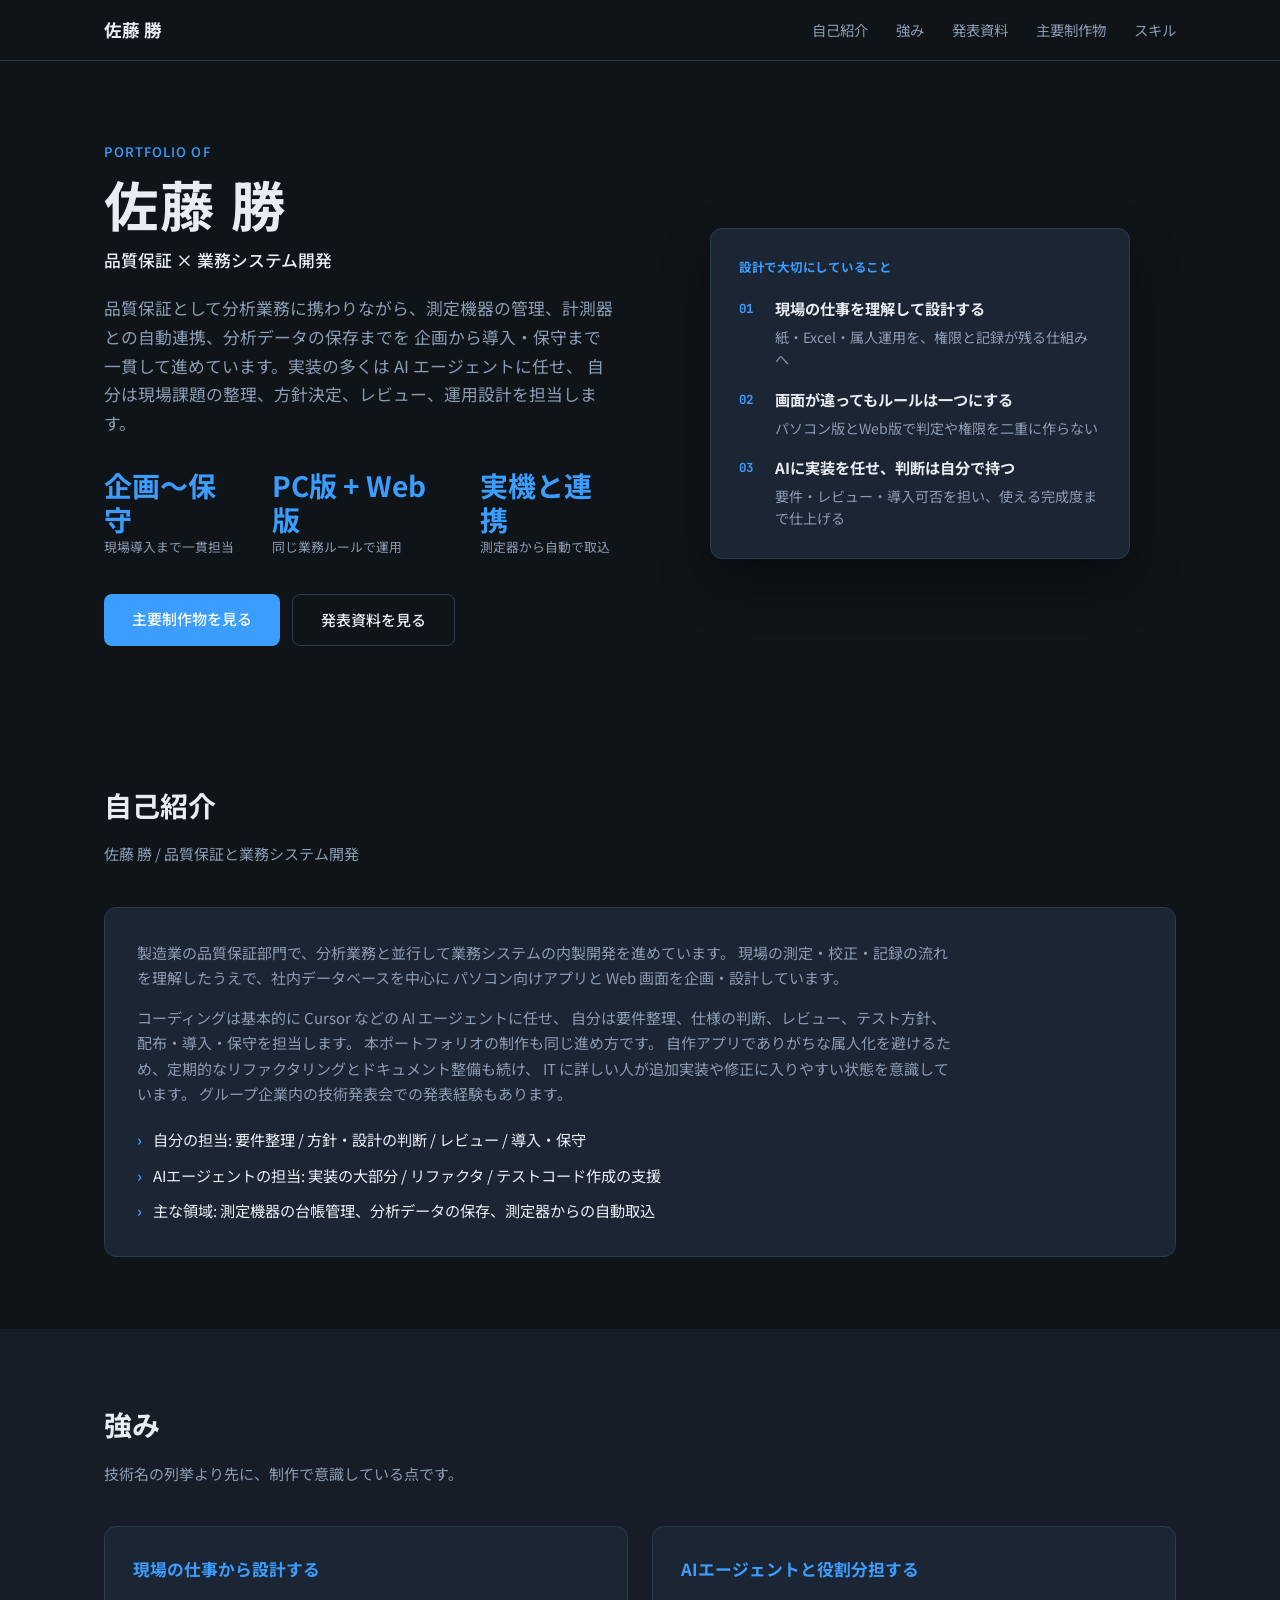
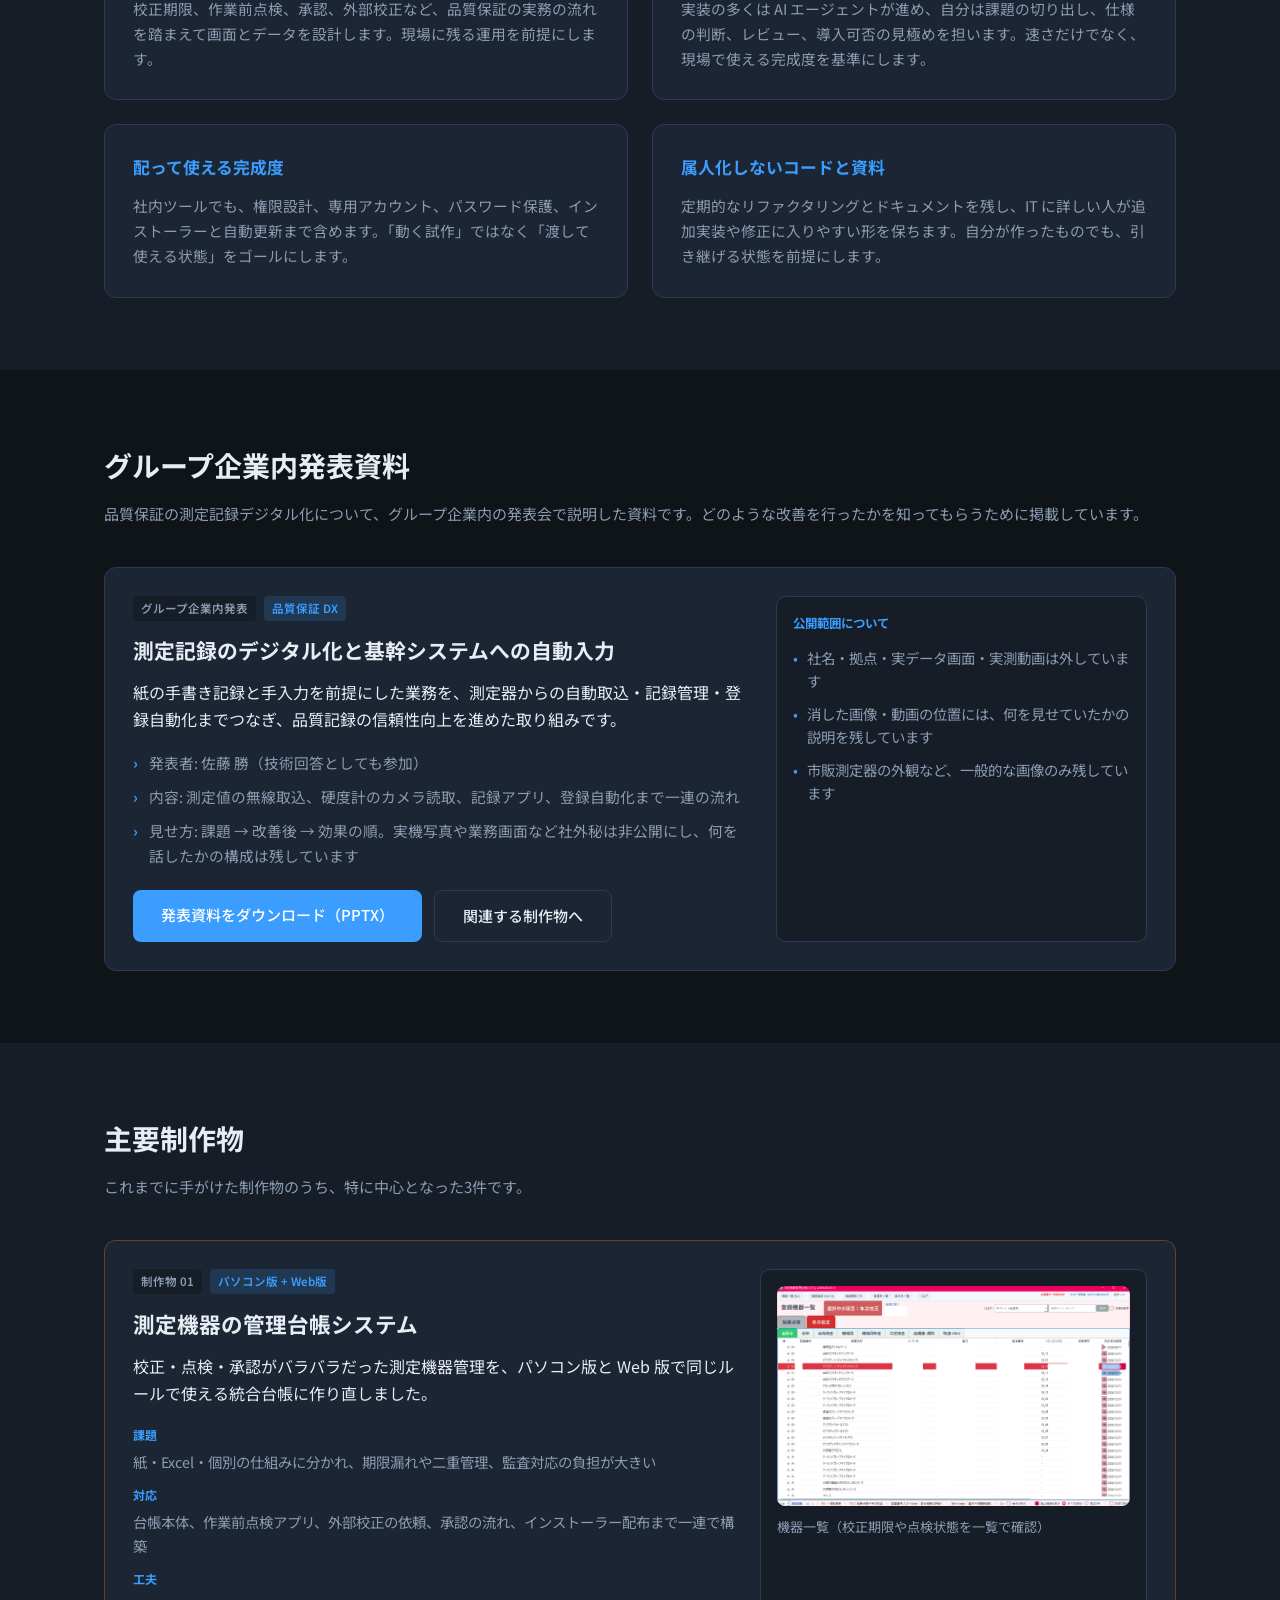
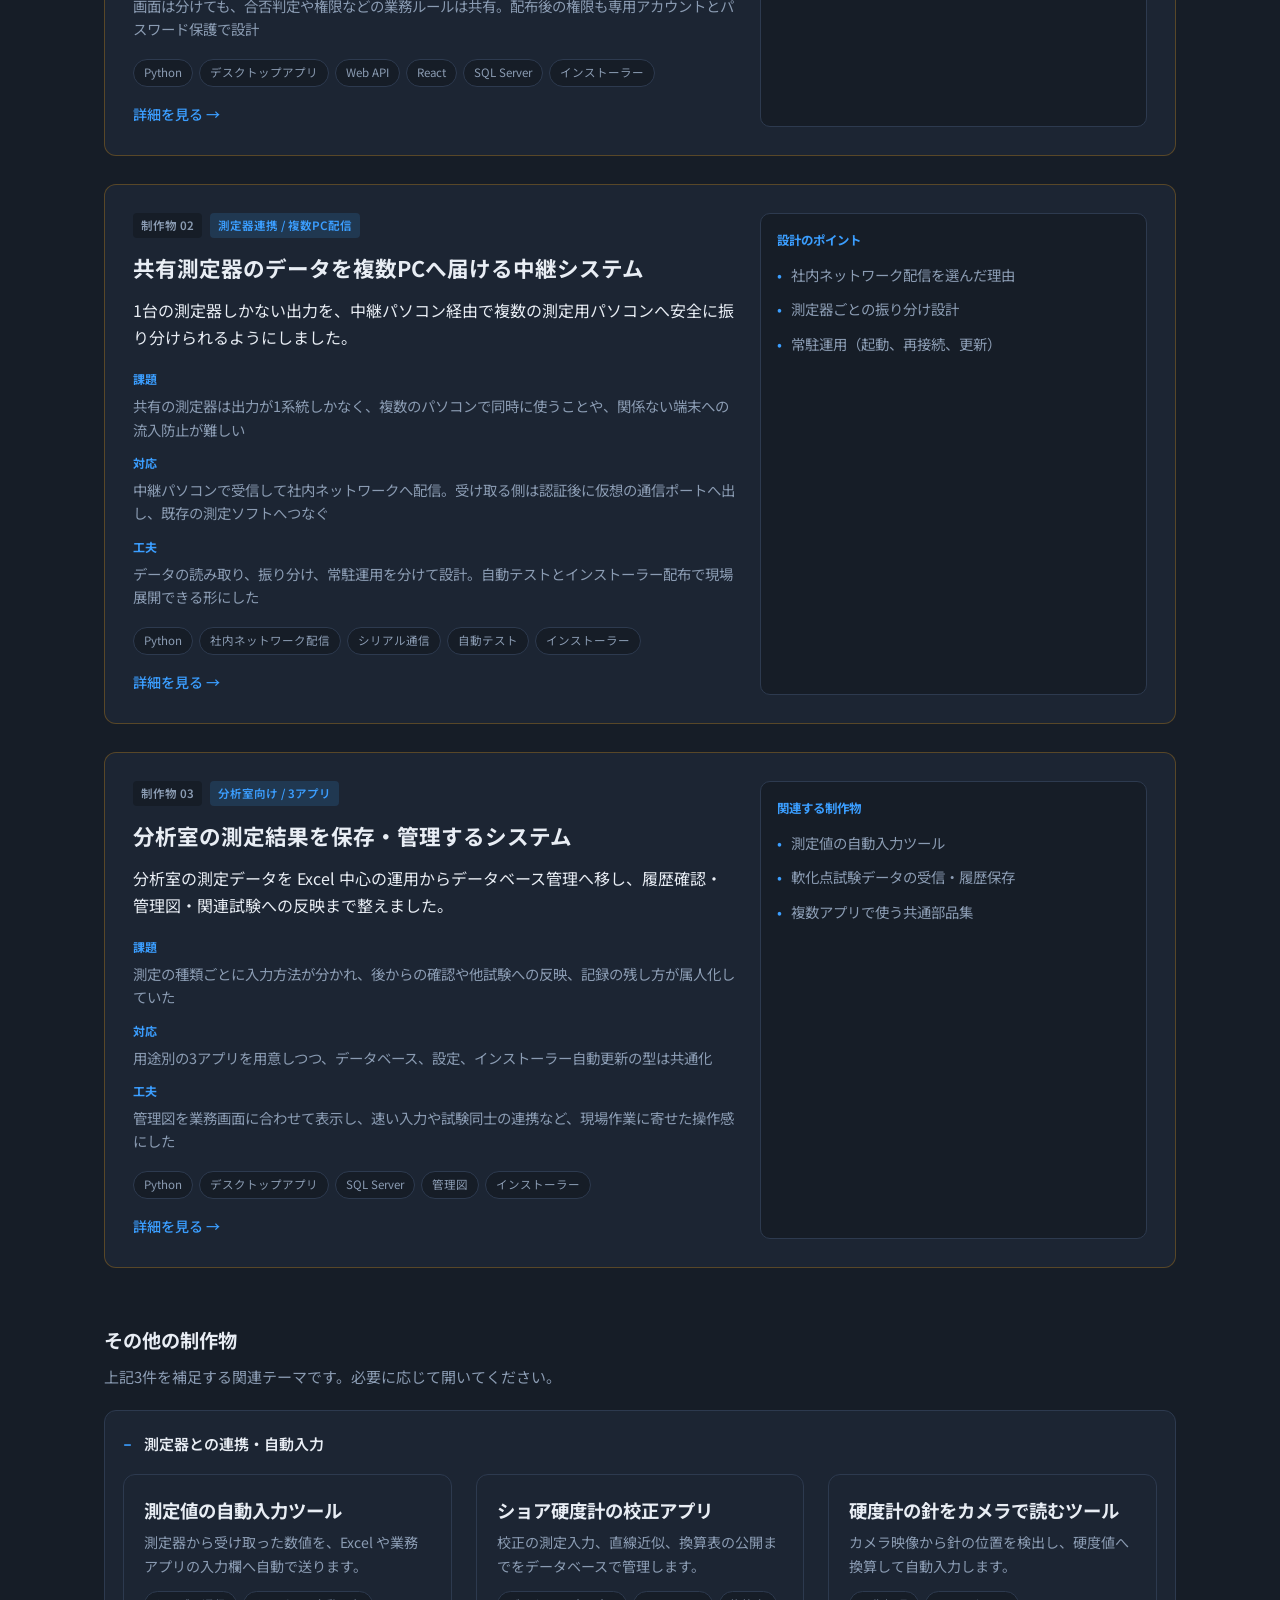
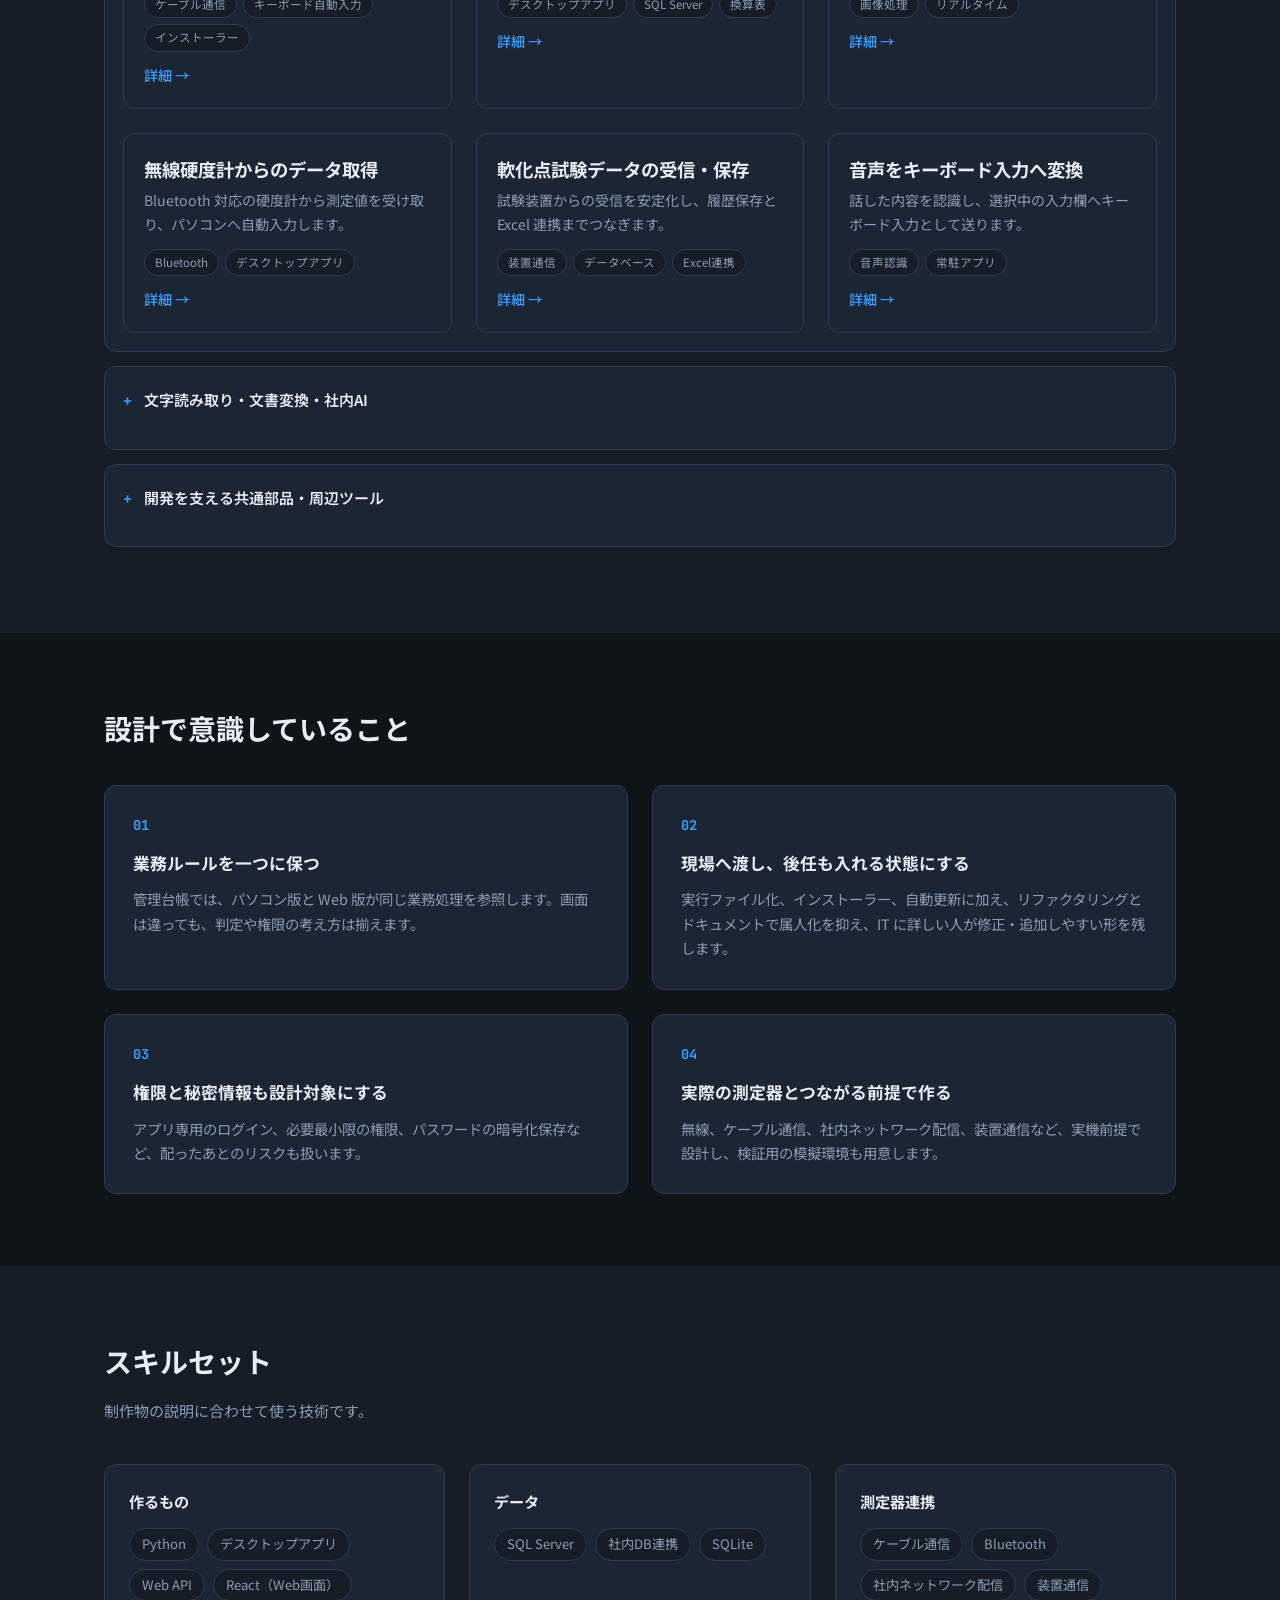
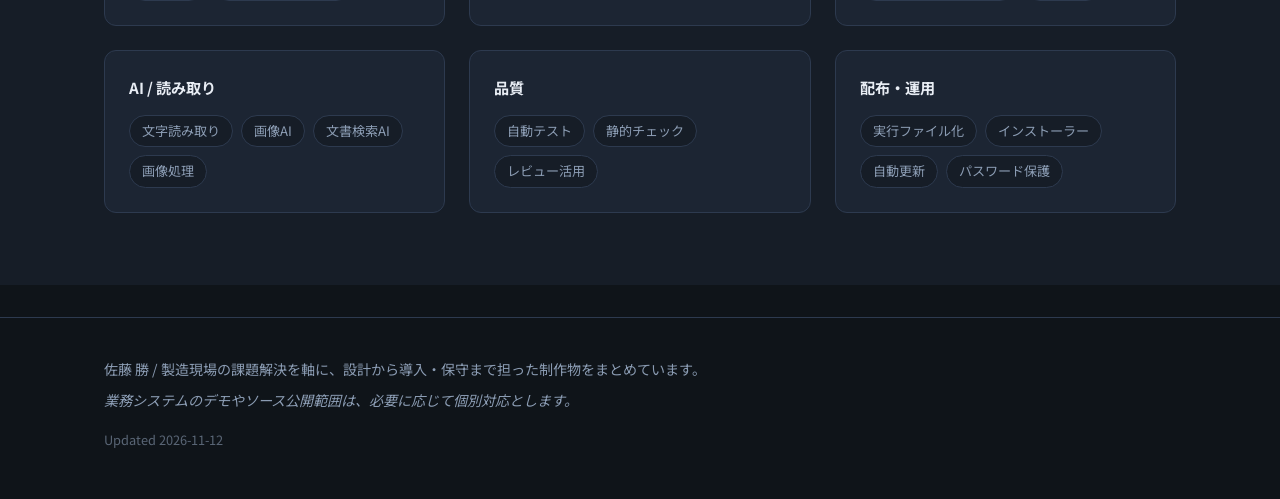
<file: index.html>
<!DOCTYPE html>
<html lang="ja">
<head>
  <meta charset="UTF-8">
  <meta name="viewport" content="width=device-width, initial-scale=1.0">
  <title>佐藤 勝 | 製造現場向け業務システムのポートフォリオ</title>
  <meta name="description" content="佐藤 勝のポートフォリオ。品質保証の現場知見をもとに、AIエージェントを活用して測定機器管理・計測器連携・分析データ管理などを企画から導入・保守まで進めた制作物をまとめています。">
  <link rel="preconnect" href="https://fonts.googleapis.com">
  <link rel="preconnect" href="https://fonts.gstatic.com" crossorigin>
  <link href="https://fonts.googleapis.com/css2?family=Noto+Sans+JP:wght@400;500;700&family=JetBrains+Mono:wght@400;500&display=swap" rel="stylesheet">
  <link rel="stylesheet" href="styles.css?v=20261112j">
</head>
<body>
  <header class="site-header">
    <nav class="nav">
      <a class="logo" href="#top">佐藤 勝</a>
      <ul class="nav-links">
        <li><a href="#about">自己紹介</a></li>
        <li><a href="#highlights">強み</a></li>
        <li><a href="#talk">発表資料</a></li>
        <li><a href="#projects">主要制作物</a></li>
        <li><a href="#skills">スキル</a></li>
      </ul>
    </nav>
  </header>

  <main id="top">
    <section class="hero">
      <div class="hero-inner">
        <p class="hero-identity">Portfolio of</p>
        <h1 class="hero-fullname">佐藤 勝</h1>
        <p class="hero-role">品質保証 × 業務システム開発</p>
        <p class="hero-lead">
          品質保証として分析業務に携わりながら、測定機器の管理、計測器との自動連携、分析データの保存までを
          企画から導入・保守まで一貫して進めています。実装の多くは AI エージェントに任せ、
          自分は現場課題の整理、方針決定、レビュー、運用設計を担当します。
        </p>
        <div class="hero-stats">
          <div class="stat">
            <span class="stat-num">企画〜保守</span>
            <span class="stat-label">現場導入まで一貫担当</span>
          </div>
          <div class="stat">
            <span class="stat-num">PC版 + Web版</span>
            <span class="stat-label">同じ業務ルールで運用</span>
          </div>
          <div class="stat">
            <span class="stat-num">実機と連携</span>
            <span class="stat-label">測定器から自動で取込</span>
          </div>
        </div>
        <div class="hero-actions">
          <a class="btn-primary" href="#projects">主要制作物を見る</a>
          <a class="btn-secondary" href="#talk">発表資料を見る</a>
        </div>
      </div>
      <div class="hero-visual" aria-hidden="true">
        <div class="pitch-card">
          <p class="pitch-kicker">設計で大切にしていること</p>
          <ol class="pitch-list">
            <li><strong>現場の仕事を理解して設計する</strong><span>紙・Excel・属人運用を、権限と記録が残る仕組みへ</span></li>
            <li><strong>画面が違ってもルールは一つにする</strong><span>パソコン版とWeb版で判定や権限を二重に作らない</span></li>
            <li><strong>AIに実装を任せ、判断は自分で持つ</strong><span>要件・レビュー・導入可否を担い、使える完成度まで仕上げる</span></li>
          </ol>
        </div>
      </div>
    </section>

    <section id="about" class="section">
      <div class="container">
        <h2 class="section-title">自己紹介</h2>
        <p class="section-desc">佐藤 勝 / 品質保証と業務システム開発</p>
        <div class="intro-panel">
          <p>
            製造業の品質保証部門で、分析業務と並行して業務システムの内製開発を進めています。
            現場の測定・校正・記録の流れを理解したうえで、社内データベースを中心に
            パソコン向けアプリと Web 画面を企画・設計しています。
          </p>
          <p>
            コーディングは基本的に Cursor などの AI エージェントに任せ、
            自分は要件整理、仕様の判断、レビュー、テスト方針、配布・導入・保守を担当します。
            本ポートフォリオの制作も同じ進め方です。
            自作アプリでありがちな属人化を避けるため、定期的なリファクタリングとドキュメント整備も続け、
            IT に詳しい人が追加実装や修正に入りやすい状態を意識しています。
            グループ企業内の技術発表会での発表経験もあります。
          </p>
          <ul class="intro-points">
            <li>自分の担当: 要件整理 / 方針・設計の判断 / レビュー / 導入・保守</li>
            <li>AIエージェントの担当: 実装の大部分 / リファクタ / テストコード作成の支援</li>
            <li>主な領域: 測定機器の台帳管理、分析データの保存、測定器からの自動取込</li>
          </ul>
        </div>
      </div>
    </section>

    <section id="highlights" class="section section-alt">
      <div class="container">
        <h2 class="section-title">強み</h2>
        <p class="section-desc">技術名の列挙より先に、制作で意識している点です。</p>
        <div class="about-grid about-grid-4">
          <div class="about-card">
            <h3>現場の仕事から設計する</h3>
            <p>校正期限、作業前点検、承認、外部校正など、品質保証の実務の流れを踏まえて画面とデータを設計します。現場に残る運用を前提にします。</p>
          </div>
          <div class="about-card">
            <h3>AIエージェントと役割分担する</h3>
            <p>実装の多くは AI エージェントが進め、自分は課題の切り出し、仕様の判断、レビュー、導入可否の見極めを担います。速さだけでなく、現場で使える完成度を基準にします。</p>
          </div>
          <div class="about-card">
            <h3>配って使える完成度</h3>
            <p>社内ツールでも、権限設計、専用アカウント、パスワード保護、インストーラーと自動更新まで含めます。「動く試作」ではなく「渡して使える状態」をゴールにします。</p>
          </div>
          <div class="about-card">
            <h3>属人化しないコードと資料</h3>
            <p>定期的なリファクタリングとドキュメントを残し、IT に詳しい人が追加実装や修正に入りやすい形を保ちます。自分が作ったものでも、引き継げる状態を前提にします。</p>
          </div>
        </div>
      </div>
    </section>

    <section id="talk" class="section">
      <div class="container">
        <h2 class="section-title">グループ企業内発表資料</h2>
        <p class="section-desc">品質保証の測定記録デジタル化について、グループ企業内の発表会で説明した資料です。どのような改善を行ったかを知ってもらうために掲載しています。</p>
        <article class="talk-panel">
          <div class="talk-main">
            <div class="card-header">
              <span class="card-version">グループ企業内発表</span>
              <span class="card-category">品質保証 DX</span>
            </div>
            <h3>測定記録のデジタル化と基幹システムへの自動入力</h3>
            <p class="story-outcome">紙の手書き記録と手入力を前提にした業務を、測定器からの自動取込・記録管理・登録自動化までつなぎ、品質記録の信頼性向上を進めた取り組みです。</p>
            <ul class="talk-points">
              <li>発表者: 佐藤 勝（技術回答としても参加）</li>
              <li>内容: 測定値の無線取込、硬度計のカメラ読取、記録アプリ、登録自動化まで一連の流れ</li>
              <li>見せ方: 課題 → 改善後 → 効果の順。実機写真や業務画面など社外秘は非公開にし、何を話したかの構成は残しています</li>
            </ul>
            <div class="hero-actions">
              <a class="btn-primary" href="assets/presentations/DX発表.pptx">発表資料をダウンロード（PPTX）</a>
              <a class="btn-secondary" href="#projects">関連する制作物へ</a>
            </div>
          </div>
          <aside class="talk-aside">
            <p class="aside-label">公開範囲について</p>
            <ul>
              <li>社名・拠点・実データ画面・実測動画は外しています</li>
              <li>消した画像・動画の位置には、何を見せていたかの説明を残しています</li>
              <li>市販測定器の外観など、一般的な画像のみ残しています</li>
            </ul>
          </aside>
        </article>
      </div>
    </section>

    <section id="projects" class="section section-alt">
      <div class="container">
        <h2 class="section-title">主要制作物</h2>
        <p class="section-desc">これまでに手がけた制作物のうち、特に中心となった3件です。</p>

        <div class="featured-stack">

          <article class="featured-story" data-id="equipment-management">
            <div class="featured-story-main">
              <div class="card-header">
                <span class="card-version">制作物 01</span>
                <span class="card-category">パソコン版 + Web版</span>
              </div>
              <h3>測定機器の管理台帳システム</h3>
              <p class="story-outcome">校正・点検・承認がバラバラだった測定機器管理を、パソコン版と Web 版で同じルールで使える統合台帳に作り直しました。</p>
              <dl class="story-facts">
                <div>
                  <dt>課題</dt>
                  <dd>紙・Excel・個別の仕組みに分かれ、期限漏れや二重管理、監査対応の負担が大きい</dd>
                </div>
                <div>
                  <dt>対応</dt>
                  <dd>台帳本体、作業前点検アプリ、外部校正の依頼、承認の流れ、インストーラー配布まで一連で構築</dd>
                </div>
                <div>
                  <dt>工夫</dt>
                  <dd>画面は分けても、合否判定や権限などの業務ルールは共有。配布後の権限も専用アカウントとパスワード保護で設計</dd>
                </div>
              </dl>
              <div class="tech-tags">
                <span>Python</span><span>デスクトップアプリ</span><span>Web API</span><span>React</span><span>SQL Server</span><span>インストーラー</span>
              </div>
              <a href="project.html?id=equipment-management" class="card-detail-link">詳細を見る →</a>
            </div>
            <div class="featured-story-media">
              <a href="screenshots/equipment-management__機器一覧.png" target="_blank" rel="noopener noreferrer">
                <img src="screenshots/equipment-management__機器一覧.png" alt="測定機器管理台帳の機器一覧画面" loading="lazy">
              </a>
              <p class="media-cap">機器一覧（校正期限や点検状態を一覧で確認）</p>
            </div>
          </article>

          <article class="featured-story" data-id="uwave-relay">
            <div class="featured-story-main">
              <div class="card-header">
                <span class="card-version">制作物 02</span>
                <span class="card-category">測定器連携 / 複数PC配信</span>
              </div>
              <h3>共有測定器のデータを複数PCへ届ける中継システム</h3>
              <p class="story-outcome">1台の測定器しかない出力を、中継パソコン経由で複数の測定用パソコンへ安全に振り分けられるようにしました。</p>
              <dl class="story-facts">
                <div>
                  <dt>課題</dt>
                  <dd>共有の測定器は出力が1系統しかなく、複数のパソコンで同時に使うことや、関係ない端末への流入防止が難しい</dd>
                </div>
                <div>
                  <dt>対応</dt>
                  <dd>中継パソコンで受信して社内ネットワークへ配信。受け取る側は認証後に仮想の通信ポートへ出し、既存の測定ソフトへつなぐ</dd>
                </div>
                <div>
                  <dt>工夫</dt>
                  <dd>データの読み取り、振り分け、常駐運用を分けて設計。自動テストとインストーラー配布で現場展開できる形にした</dd>
                </div>
              </dl>
              <div class="tech-tags">
                <span>Python</span><span>社内ネットワーク配信</span><span>シリアル通信</span><span>自動テスト</span><span>インストーラー</span>
              </div>
              <a href="project.html?id=uwave-relay" class="card-detail-link">詳細を見る →</a>
            </div>
            <div class="featured-story-aside">
              <p class="aside-label">設計のポイント</p>
              <ul>
                <li>社内ネットワーク配信を選んだ理由</li>
                <li>測定器ごとの振り分け設計</li>
                <li>常駐運用（起動、再接続、更新）</li>
              </ul>
            </div>
          </article>

          <article class="featured-story" data-id="analysis-measurement-storage">
            <div class="featured-story-main">
              <div class="card-header">
                <span class="card-version">制作物 03</span>
                <span class="card-category">分析室向け / 3アプリ</span>
              </div>
              <h3>分析室の測定結果を保存・管理するシステム</h3>
              <p class="story-outcome">分析室の測定データを Excel 中心の運用からデータベース管理へ移し、履歴確認・管理図・関連試験への反映まで整えました。</p>
              <dl class="story-facts">
                <div>
                  <dt>課題</dt>
                  <dd>測定の種類ごとに入力方法が分かれ、後からの確認や他試験への反映、記録の残し方が属人化していた</dd>
                </div>
                <div>
                  <dt>対応</dt>
                  <dd>用途別の3アプリを用意しつつ、データベース、設定、インストーラー自動更新の型は共通化</dd>
                </div>
                <div>
                  <dt>工夫</dt>
                  <dd>管理図を業務画面に合わせて表示し、速い入力や試験同士の連携など、現場作業に寄せた操作感にした</dd>
                </div>
              </dl>
              <div class="tech-tags">
                <span>Python</span><span>デスクトップアプリ</span><span>SQL Server</span><span>管理図</span><span>インストーラー</span>
              </div>
              <a href="project.html?id=analysis-measurement-storage" class="card-detail-link">詳細を見る →</a>
            </div>
            <div class="featured-story-aside">
              <p class="aside-label">関連する制作物</p>
              <ul>
                <li>測定値の自動入力ツール</li>
                <li>軟化点試験データの受信・履歴保存</li>
                <li>複数アプリで使う共通部品集</li>
              </ul>
            </div>
          </article>

        </div>

        <div class="more-projects">
          <h3 class="more-title">その他の制作物</h3>
          <p class="more-desc">上記3件を補足する関連テーマです。必要に応じて開いてください。</p>

          <details class="project-group" open>
            <summary>測定器との連携・自動入力</summary>
            <div class="project-grid project-grid-compact">
              <article class="project-card compact" data-id="measurecom">
                <h4>測定値の自動入力ツール</h4>
                <p>測定器から受け取った数値を、Excel や業務アプリの入力欄へ自動で送ります。</p>
                <div class="tech-tags"><span>ケーブル通信</span><span>キーボード自動入力</span><span>インストーラー</span></div>
                <a href="project.html?id=measurecom" class="card-detail-link">詳細 →</a>
              </article>
              <article class="project-card compact" data-id="shore-hardness-calibration">
                <h4>ショア硬度計の校正アプリ</h4>
                <p>校正の測定入力、直線近似、換算表の公開までをデータベースで管理します。</p>
                <div class="tech-tags"><span>デスクトップアプリ</span><span>SQL Server</span><span>換算表</span></div>
                <a href="project.html?id=shore-hardness-calibration" class="card-detail-link">詳細 →</a>
              </article>
              <article class="project-card compact" data-id="needle-detection">
                <h4>硬度計の針をカメラで読むツール</h4>
                <p>カメラ映像から針の位置を検出し、硬度値へ換算して自動入力します。</p>
                <div class="tech-tags"><span>画像処理</span><span>リアルタイム</span></div>
                <a href="project.html?id=needle-detection" class="card-detail-link">詳細 →</a>
              </article>
              <article class="project-card compact" data-id="time5370-data-acquisition">
                <h4>無線硬度計からのデータ取得</h4>
                <p>Bluetooth 対応の硬度計から測定値を受け取り、パソコンへ自動入力します。</p>
                <div class="tech-tags"><span>Bluetooth</span><span>デスクトップアプリ</span></div>
                <a href="project.html?id=time5370-data-acquisition" class="card-detail-link">詳細 →</a>
              </article>
              <article class="project-card compact" data-id="softening-point-data">
                <h4>軟化点試験データの受信・保存</h4>
                <p>試験装置からの受信を安定化し、履歴保存と Excel 連携までつなぎます。</p>
                <div class="tech-tags"><span>装置通信</span><span>データベース</span><span>Excel連携</span></div>
                <a href="project.html?id=softening-point-data" class="card-detail-link">詳細 →</a>
              </article>
              <article class="project-card compact" data-id="voice-hid">
                <h4>音声をキーボード入力へ変換</h4>
                <p>話した内容を認識し、選択中の入力欄へキーボード入力として送ります。</p>
                <div class="tech-tags"><span>音声認識</span><span>常駐アプリ</span></div>
                <a href="project.html?id=voice-hid" class="card-detail-link">詳細 →</a>
              </article>
            </div>
          </details>

          <details class="project-group">
            <summary>文字読み取り・文書変換・社内AI</summary>
            <div class="project-grid project-grid-compact">
              <article class="project-card compact" data-id="shaft-ring-ocr">
                <h4>手書き測定表の読み取り → Excel</h4>
                <p>手書きの測定表を読み取り、確認したうえで Excel に落とします。</p>
                <div class="tech-tags"><span>文字読み取り</span><span>画像AI</span><span>自動テスト</span></div>
                <a href="project.html?id=shaft-ring-ocr" class="card-detail-link">詳細 →</a>
              </article>
              <article class="project-card compact" data-id="rag-system">
                <h4>社内文書へ質問できるローカルAI</h4>
                <p>社内の資料を外部へ出さず、質問して答えを探す仕組みです。</p>
                <div class="tech-tags"><span>文書検索</span><span>ローカルAI</span></div>
                <a href="project.html?id=rag-system" class="card-detail-link">詳細 →</a>
              </article>
              <article class="project-card compact" data-id="excel-translator">
                <h4>Excel 翻訳ツール</h4>
                <p>セル単位で翻訳し、使えなかった場合は別の翻訳手段へ切り替えます。</p>
                <div class="tech-tags"><span>Excel</span><span>翻訳</span></div>
                <a href="project.html?id=excel-translator" class="card-detail-link">詳細 →</a>
              </article>
              <article class="project-card compact" data-id="pdf-to-excel">
                <h4>PDF の表を Excel へ変換</h4>
                <p>スキャンした PDF の表を読み取り、Excel として再利用できるようにします。</p>
                <div class="tech-tags"><span>PDF</span><span>画像認識</span></div>
                <a href="project.html?id=pdf-to-excel" class="card-detail-link">詳細 →</a>
              </article>
            </div>
          </details>

          <details class="project-group">
            <summary>開発を支える共通部品・周辺ツール</summary>
            <div class="project-grid project-grid-compact">
              <article class="project-card compact" data-id="common-utilities">
                <h4>複数アプリで使う共通部品集</h4>
                <p>インストーラー、自動更新、パスワード保護、DB接続などを共通化しています。</p>
                <div class="tech-tags"><span>共通化</span><span>インストーラー</span><span>パスワード保護</span></div>
                <a href="project.html?id=common-utilities" class="card-detail-link">詳細 →</a>
              </article>
              <article class="project-card compact" data-id="py-to-exe-tool">
                <h4>Python を実行ファイル化する工具</h4>
                <p>必要な部品の検出から実行ファイル作成までを画面操作で行います。</p>
                <div class="tech-tags"><span>ビルド支援</span><span>実行ファイル化</span></div>
                <a href="project.html?id=py-to-exe-tool" class="card-detail-link">詳細 →</a>
              </article>
              <article class="project-card compact" data-id="drawing-pdf-manager">
                <h4>図面番号と PDF の管理ツール</h4>
                <p>図面番号から PDF を探して、その場で内容を確認できます。</p>
                <div class="tech-tags"><span>図面管理</span><span>PDF表示</span></div>
                <a href="project.html?id=drawing-pdf-manager" class="card-detail-link">詳細 →</a>
              </article>
              <article class="project-card compact" data-id="drawing-editor">
                <h4>図面への番号付け・掃除ツール</h4>
                <p>図面への番号振りと、スキャン図面の背景汚れ除去を支援します。</p>
                <div class="tech-tags"><span>画像編集</span><span>図面</span></div>
                <a href="project.html?id=drawing-editor" class="card-detail-link">詳細 →</a>
              </article>
              <article class="project-card compact" data-id="cursor-usage-dashboard">
                <h4>AI開発ツールの使用量見える化</h4>
                <p>開発支援AIの利用量を集計し、グラフで確認します。</p>
                <div class="tech-tags"><span>集計</span><span>可視化</span></div>
                <a href="project.html?id=cursor-usage-dashboard" class="card-detail-link">詳細 →</a>
              </article>
            </div>
          </details>
        </div>
      </div>
    </section>

    <section id="architecture" class="section">
      <div class="container">
        <h2 class="section-title">設計で意識していること</h2>
        <div class="arch-grid">
          <div class="arch-card">
            <div class="arch-icon">01</div>
            <h3>業務ルールを一つに保つ</h3>
            <p>管理台帳では、パソコン版と Web 版が同じ業務処理を参照します。画面は違っても、判定や権限の考え方は揃えます。</p>
          </div>
          <div class="arch-card">
            <div class="arch-icon">02</div>
            <h3>現場へ渡し、後任も入れる状態にする</h3>
            <p>実行ファイル化、インストーラー、自動更新に加え、リファクタリングとドキュメントで属人化を抑え、IT に詳しい人が修正・追加しやすい形を残します。</p>
          </div>
          <div class="arch-card">
            <div class="arch-icon">03</div>
            <h3>権限と秘密情報も設計対象にする</h3>
            <p>アプリ専用のログイン、必要最小限の権限、パスワードの暗号化保存など、配ったあとのリスクも扱います。</p>
          </div>
          <div class="arch-card">
            <div class="arch-icon">04</div>
            <h3>実際の測定器とつながる前提で作る</h3>
            <p>無線、ケーブル通信、社内ネットワーク配信、装置通信など、実機前提で設計し、検証用の模擬環境も用意します。</p>
          </div>
        </div>
      </div>
    </section>

    <section id="skills" class="section section-alt">
      <div class="container">
        <h2 class="section-title">スキルセット</h2>
        <p class="section-desc">制作物の説明に合わせて使う技術です。</p>
        <div class="skills-grid">
          <div class="skill-group">
            <h3>作るもの</h3>
            <ul class="tag-list">
              <li>Python</li>
              <li>デスクトップアプリ</li>
              <li>Web API</li>
              <li>React（Web画面）</li>
            </ul>
          </div>
          <div class="skill-group">
            <h3>データ</h3>
            <ul class="tag-list">
              <li>SQL Server</li>
              <li>社内DB連携</li>
              <li>SQLite</li>
            </ul>
          </div>
          <div class="skill-group">
            <h3>測定器連携</h3>
            <ul class="tag-list">
              <li>ケーブル通信</li>
              <li>Bluetooth</li>
              <li>社内ネットワーク配信</li>
              <li>装置通信</li>
            </ul>
          </div>
          <div class="skill-group">
            <h3>AI / 読み取り</h3>
            <ul class="tag-list">
              <li>文字読み取り</li>
              <li>画像AI</li>
              <li>文書検索AI</li>
              <li>画像処理</li>
            </ul>
          </div>
          <div class="skill-group">
            <h3>品質</h3>
            <ul class="tag-list">
              <li>自動テスト</li>
              <li>静的チェック</li>
              <li>レビュー活用</li>
            </ul>
          </div>
          <div class="skill-group">
            <h3>配布・運用</h3>
            <ul class="tag-list">
              <li>実行ファイル化</li>
              <li>インストーラー</li>
              <li>自動更新</li>
              <li>パスワード保護</li>
            </ul>
          </div>
        </div>
      </div>
    </section>

  </main>

  <footer class="site-footer">
    <div class="container">
      <p>佐藤 勝 / 製造現場の課題解決を軸に、設計から導入・保守まで担った制作物をまとめています。</p>
      <p class="footer-note">業務システムのデモやソース公開範囲は、必要に応じて個別対応とします。</p>
      <p class="footer-copy">Updated 2026-11-12</p>
    </div>
  </footer>

  <script src="script.js?v=20261112j"></script>
</body>
</html>
</file>
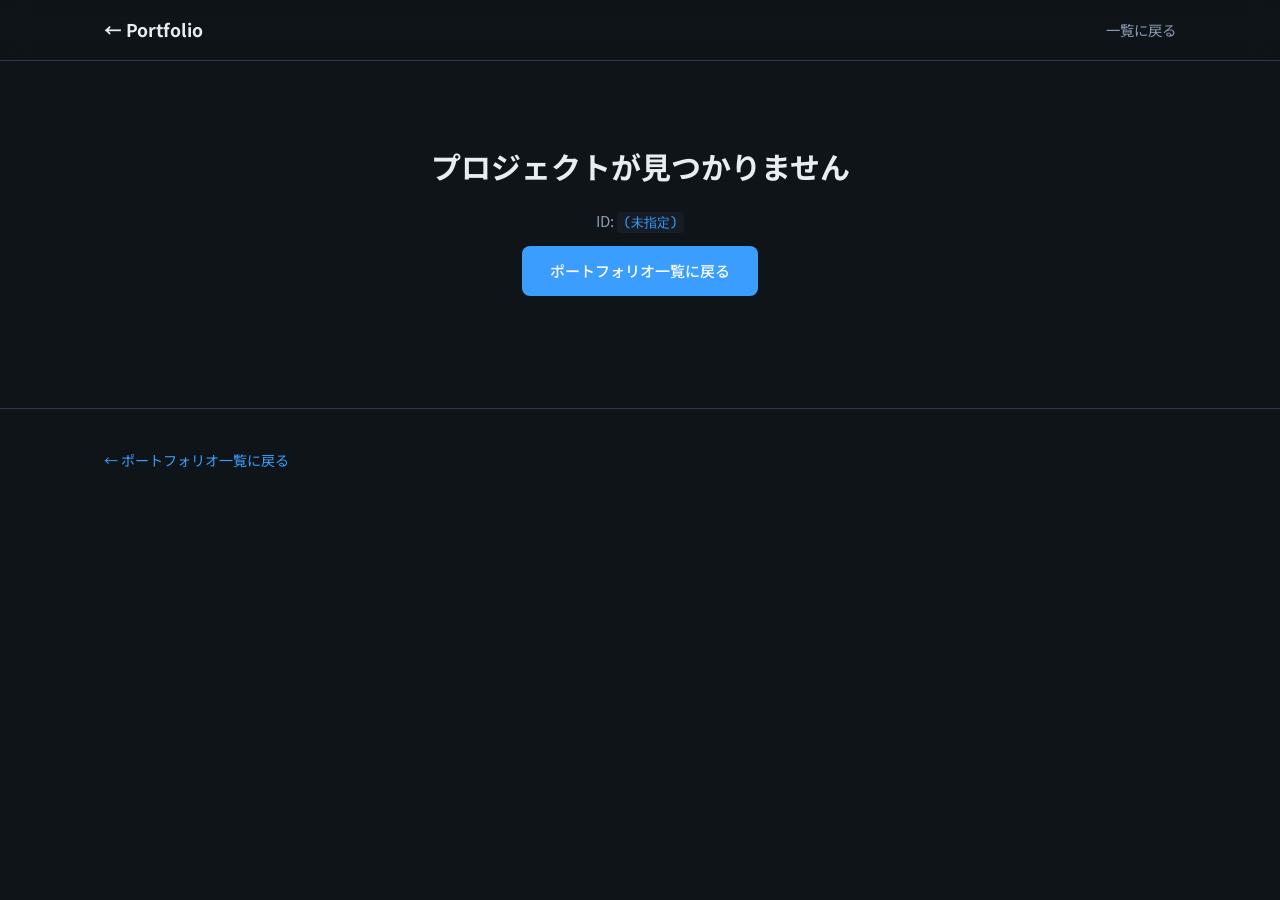
<file: project.html>
<!DOCTYPE html>
<html lang="ja">
<head>
  <meta charset="UTF-8">
  <meta name="viewport" content="width=device-width, initial-scale=1.0">
  <title>プロジェクト詳細 | 開発ポートフォリオ</title>
  <link rel="preconnect" href="https://fonts.googleapis.com">
  <link rel="preconnect" href="https://fonts.gstatic.com" crossorigin>
  <link href="https://fonts.googleapis.com/css2?family=Noto+Sans+JP:wght@400;500;700&family=JetBrains+Mono:wght@400;500&display=swap" rel="stylesheet">
  <link rel="stylesheet" href="styles.css?v=20261112e">
</head>
<body>
  <header class="site-header">
    <nav class="nav">
      <a class="logo" href="index.html">← Portfolio</a>
      <ul class="nav-links">
        <li><a href="index.html#projects">一覧に戻る</a></li>
      </ul>
    </nav>
  </header>

  <main id="project-root">
    <div class="container loading-state">
      <p>読み込み中...</p>
    </div>
  </main>

  <footer class="site-footer">
    <div class="container">
      <p><a href="index.html">← ポートフォリオ一覧に戻る</a></p>
    </div>
  </footer>

  <script src="project-detail.js?v=20261112e"></script>
</body>
</html>
</file>
<file: styles.css>
:root {
  --bg: #0f1419;
  --bg-alt: #161d27;
  --surface: #1c2533;
  --surface-hover: #243044;
  --border: #2d3a4f;
  --text: #e8edf4;
  --text-muted: #8b9cb3;
  --accent: #3b9eff;
  --accent-dim: #2563a8;
  --accent-glow: rgba(59, 158, 255, 0.15);
  --tier-1: #f59e0b;
  --tier-2: #8b5cf6;
  --tier-3: #10b981;
  --tier-4: #6b7280;
  --radius: 12px;
  --font: "Noto Sans JP", system-ui, sans-serif;
  --mono: "JetBrains Mono", monospace;
}

*,
*::before,
*::after {
  box-sizing: border-box;
  margin: 0;
  padding: 0;
}

html {
  scroll-behavior: smooth;
}

body {
  font-family: var(--font);
  background: var(--bg);
  color: var(--text);
  line-height: 1.7;
  font-size: 15px;
}

code {
  font-family: var(--mono);
  font-size: 0.88em;
  background: var(--bg-alt);
  padding: 0.15em 0.45em;
  border-radius: 4px;
  color: var(--accent);
}

a {
  color: var(--accent);
  text-decoration: none;
}

a:hover {
  text-decoration: underline;
}

.container {
  max-width: 1120px;
  margin: 0 auto;
  padding: 0 24px;
}

/* Header */
.site-header {
  position: sticky;
  top: 0;
  z-index: 100;
  background: rgba(15, 20, 25, 0.85);
  backdrop-filter: blur(12px);
  border-bottom: 1px solid var(--border);
}

.nav {
  max-width: 1120px;
  margin: 0 auto;
  padding: 0 24px;
  height: 60px;
  display: flex;
  align-items: center;
  justify-content: space-between;
}

.logo {
  font-weight: 700;
  font-size: 1.1rem;
  color: var(--text);
  text-decoration: none;
}

.nav-links {
  display: flex;
  gap: 28px;
  list-style: none;
}

.nav-links a {
  color: var(--text-muted);
  font-size: 0.9rem;
  text-decoration: none;
  transition: color 0.2s;
}

.nav-links a:hover {
  color: var(--text);
  text-decoration: none;
}

/* Hero */
.hero {
  display: grid;
  grid-template-columns: 1fr 1fr;
  gap: 48px;
  align-items: center;
  max-width: 1120px;
  margin: 0 auto;
  padding: 80px 24px 64px;
  min-height: 70vh;
}

.hero-label {
  font-size: 0.85rem;
  font-weight: 500;
  color: var(--accent);
  letter-spacing: 0.08em;
  text-transform: uppercase;
  margin-bottom: 16px;
}

.hero-lead {
  color: var(--text-muted);
  font-size: 1.05rem;
  margin-bottom: 32px;
  max-width: 540px;
}

.hero-stats {
  display: flex;
  gap: 32px;
  margin-bottom: 36px;
}

.stat {
  display: flex;
  flex-direction: column;
}

.stat-num {
  font-size: 1.75rem;
  font-weight: 700;
  color: var(--accent);
  line-height: 1.2;
}

.stat-label {
  font-size: 0.8rem;
  color: var(--text-muted);
}

.btn-primary,
.btn-secondary {
  display: inline-block;
  padding: 12px 28px;
  border-radius: 8px;
  font-weight: 500;
  text-decoration: none;
  transition: background 0.2s, transform 0.15s, border-color 0.2s;
}

.btn-primary {
  background: var(--accent);
  color: #fff;
}

.btn-primary:hover {
  background: var(--accent-dim);
  text-decoration: none;
  transform: translateY(-1px);
}

.btn-secondary {
  background: transparent;
  color: var(--text);
  border: 1px solid var(--border);
}

.btn-secondary:hover {
  border-color: var(--accent);
  text-decoration: none;
}

.hero-identity {
  font-size: 0.82rem;
  font-weight: 500;
  letter-spacing: 0.08em;
  text-transform: uppercase;
  color: var(--accent);
  margin-bottom: 10px;
}

.hero-fullname {
  font-size: clamp(2.4rem, 5vw, 3.4rem);
  font-weight: 700;
  line-height: 1.15;
  margin-bottom: 10px;
  letter-spacing: 0.04em;
}

.hero-role {
  font-size: 1.05rem;
  font-weight: 500;
  color: var(--text);
  margin-bottom: 20px;
}

.contact-name {
  font-size: 1.35rem;
  font-weight: 700;
  color: var(--text) !important;
  margin-bottom: 8px !important;
}

.hero-actions {
  display: flex;
  flex-wrap: wrap;
  gap: 12px;
}

.hero-visual {
  display: flex;
  justify-content: center;
}

.pitch-card {
  width: 100%;
  max-width: 420px;
  background: var(--surface);
  border: 1px solid var(--border);
  border-radius: var(--radius);
  padding: 28px;
  box-shadow: 0 24px 48px rgba(0, 0, 0, 0.35);
}

.pitch-kicker {
  font-size: 0.78rem;
  font-weight: 700;
  letter-spacing: 0.06em;
  text-transform: uppercase;
  color: var(--accent);
  margin-bottom: 18px;
}

.pitch-list {
  list-style: none;
  display: flex;
  flex-direction: column;
  gap: 16px;
  counter-reset: pitch;
}

.pitch-list li {
  counter-increment: pitch;
  padding-left: 36px;
  position: relative;
}

.pitch-list li::before {
  content: counter(pitch, decimal-leading-zero);
  position: absolute;
  left: 0;
  top: 2px;
  font-family: var(--mono);
  font-size: 0.78rem;
  font-weight: 700;
  color: var(--accent);
}

.pitch-list strong {
  display: block;
  margin-bottom: 4px;
  font-size: 0.95rem;
}

.pitch-list span {
  display: block;
  color: var(--text-muted);
  font-size: 0.88rem;
  line-height: 1.6;
}

.code-block {
  background: var(--surface);
  border: 1px solid var(--border);
  border-radius: var(--radius);
  padding: 28px 32px;
  font-family: var(--mono);
  font-size: 0.82rem;
  line-height: 1.9;
  box-shadow: 0 24px 48px rgba(0, 0, 0, 0.4);
  display: flex;
  flex-direction: column;
}

.code-line {
  white-space: pre;
}

.kw { color: #c792ea; }
.type { color: #82aaff; }
.fn { color: #82aaff; }
.var { color: #f78c6c; }
.cmt { color: #546e7a; }

/* Sections */
.section {
  padding: 72px 0;
}

.section-alt {
  background: var(--bg-alt);
}

.section-title {
  font-size: 1.75rem;
  font-weight: 700;
  margin-bottom: 12px;
}

.section-desc {
  color: var(--text-muted);
  margin-bottom: 40px;
}

/* Intro */
.intro-panel {
  margin-top: 28px;
  background: var(--surface);
  border: 1px solid var(--border);
  border-radius: var(--radius);
  padding: 32px;
}

.intro-panel p {
  color: var(--text-muted);
  margin-bottom: 14px;
  max-width: 820px;
}

.intro-points {
  list-style: none;
  margin-top: 20px;
  display: grid;
  gap: 10px;
}

.intro-points li {
  padding-left: 16px;
  position: relative;
  color: var(--text);
  font-size: 0.95rem;
}

.intro-points li::before {
  content: "›";
  position: absolute;
  left: 0;
  color: var(--accent);
  font-weight: 700;
}

/* About */
.about-grid {
  display: grid;
  grid-template-columns: repeat(3, 1fr);
  gap: 24px;
  margin-top: 32px;
}

.about-grid-4 {
  grid-template-columns: repeat(2, 1fr);
}

.about-card {
  background: var(--surface);
  border: 1px solid var(--border);
  border-radius: var(--radius);
  padding: 28px;
}

.about-card h3 {
  font-size: 1.05rem;
  margin-bottom: 12px;
  color: var(--accent);
}

.about-card p {
  color: var(--text-muted);
  font-size: 0.92rem;
}

/* Skills */
.skills-grid {
  display: grid;
  grid-template-columns: repeat(3, 1fr);
  gap: 24px;
  margin-top: 32px;
}

.skill-group {
  background: var(--surface);
  border: 1px solid var(--border);
  border-radius: var(--radius);
  padding: 24px;
}

.skill-group h3 {
  font-size: 0.95rem;
  margin-bottom: 14px;
}

.tag-list {
  list-style: none;
  display: flex;
  flex-wrap: wrap;
  gap: 8px;
}

.tag-list li {
  background: var(--bg-alt);
  border: 1px solid var(--border);
  padding: 4px 12px;
  border-radius: 20px;
  font-size: 0.82rem;
  color: var(--text-muted);
}

/* Tier headers */
.tier-header {
  display: flex;
  align-items: center;
  gap: 14px;
  margin: 48px 0 24px;
}

.tier-header:first-of-type {
  margin-top: 16px;
}

.tier-header h3 {
  font-size: 1.15rem;
  font-weight: 600;
}

.tier-badge {
  font-size: 0.72rem;
  font-weight: 700;
  letter-spacing: 0.06em;
  text-transform: uppercase;
  padding: 4px 10px;
  border-radius: 4px;
}

.tier-1 { background: rgba(245, 158, 11, 0.15); color: var(--tier-1); }
.tier-2 { background: rgba(139, 92, 246, 0.15); color: var(--tier-2); }
.tier-3 { background: rgba(16, 185, 129, 0.15); color: var(--tier-3); }
.tier-4 { background: rgba(107, 114, 128, 0.15); color: var(--tier-4); }

/* Featured stories */
.featured-stack {
  display: flex;
  flex-direction: column;
  gap: 28px;
  margin-top: 8px;
}

.featured-story {
  display: grid;
  grid-template-columns: minmax(0, 1.4fr) minmax(240px, 0.9fr);
  gap: 24px;
  background: var(--surface);
  border: 1px solid rgba(245, 158, 11, 0.28);
  border-radius: var(--radius);
  padding: 28px;
}

.featured-story h3 {
  font-size: 1.35rem;
  margin-bottom: 10px;
}

.story-outcome {
  color: var(--text);
  font-size: 1rem;
  margin-bottom: 18px;
  line-height: 1.7;
}

.story-facts {
  display: grid;
  gap: 12px;
  margin-bottom: 18px;
}

.story-facts dt {
  font-size: 0.75rem;
  font-weight: 700;
  letter-spacing: 0.04em;
  text-transform: uppercase;
  color: var(--accent);
  margin-bottom: 4px;
}

.story-facts dd {
  color: var(--text-muted);
  font-size: 0.9rem;
  line-height: 1.65;
}

.featured-story-media,
.featured-story-aside {
  background: var(--bg-alt);
  border: 1px solid var(--border);
  border-radius: 10px;
  padding: 16px;
  align-self: stretch;
}

.featured-story-media img {
  width: 100%;
  height: 220px;
  object-fit: cover;
  border-radius: 8px;
  display: block;
  background: var(--surface);
}

.media-cap {
  margin-top: 10px;
  font-size: 0.82rem;
  color: var(--text-muted);
}

.aside-label {
  font-size: 0.78rem;
  font-weight: 700;
  color: var(--accent);
  margin-bottom: 12px;
}

.featured-story-aside ul {
  list-style: none;
  display: grid;
  gap: 10px;
}

.featured-story-aside li {
  color: var(--text-muted);
  font-size: 0.9rem;
  padding-left: 14px;
  position: relative;
}

.featured-story-aside li::before {
  content: "•";
  position: absolute;
  left: 0;
  color: var(--accent);
}

.talk-panel {
  display: grid;
  grid-template-columns: minmax(0, 1.5fr) minmax(240px, 0.9fr);
  gap: 24px;
  margin-top: 28px;
  background: var(--surface);
  border: 1px solid var(--border);
  border-radius: var(--radius);
  padding: 28px;
}

.talk-main h3 {
  font-size: 1.3rem;
  margin-bottom: 10px;
}

.talk-points {
  list-style: none;
  display: grid;
  gap: 10px;
  margin: 0 0 22px;
}

.talk-points li {
  color: var(--text-muted);
  font-size: 0.92rem;
  padding-left: 16px;
  position: relative;
  line-height: 1.65;
}

.talk-points li::before {
  content: "›";
  position: absolute;
  left: 0;
  color: var(--accent);
  font-weight: 700;
}

.talk-aside {
  background: var(--bg-alt);
  border: 1px solid var(--border);
  border-radius: 10px;
  padding: 16px;
}

.talk-aside ul {
  list-style: none;
  display: grid;
  gap: 10px;
}

.talk-aside li {
  color: var(--text-muted);
  font-size: 0.9rem;
  padding-left: 14px;
  position: relative;
  line-height: 1.6;
}

.talk-aside li::before {
  content: "•";
  position: absolute;
  left: 0;
  color: var(--accent);
}

.more-projects {
  margin-top: 56px;
}

.more-title {
  font-size: 1.2rem;
  margin-bottom: 8px;
}

.more-desc {
  color: var(--text-muted);
  margin-bottom: 20px;
}

.project-group {
  background: var(--surface);
  border: 1px solid var(--border);
  border-radius: var(--radius);
  margin-bottom: 14px;
  padding: 4px 18px 18px;
}

.project-group summary {
  cursor: pointer;
  list-style: none;
  padding: 16px 0;
  font-weight: 600;
  color: var(--text);
}

.project-group summary::-webkit-details-marker {
  display: none;
}

.project-group summary::before {
  content: "+";
  display: inline-block;
  width: 1.4em;
  color: var(--accent);
  font-family: var(--mono);
}

.project-group[open] summary::before {
  content: "–";
}

.contact-panel {
  margin-top: 28px;
  background: var(--surface);
  border: 1px solid var(--border);
  border-radius: var(--radius);
  padding: 32px;
  max-width: 720px;
}

.contact-panel > p {
  color: var(--text-muted);
  margin-bottom: 20px;
}

.contact-list {
  list-style: none;
  display: grid;
  gap: 12px;
  margin-bottom: 20px;
}

.contact-list li {
  display: grid;
  grid-template-columns: 96px 1fr;
  gap: 12px;
  align-items: baseline;
}

.contact-list span {
  font-size: 0.82rem;
  color: var(--text-muted);
}

.contact-note {
  font-size: 0.88rem;
  color: var(--text-muted);
  font-style: italic;
}

.talking-points {
  list-style: none;
}

.talking-points li {
  font-size: 0.9rem;
  color: var(--text-muted);
  padding: 10px 12px;
  border: 1px solid var(--border);
  border-radius: 8px;
  background: var(--bg-alt);
  margin-bottom: 8px;
}

.impact-banner {
  background: rgba(59, 158, 255, 0.08);
  border: 1px solid rgba(59, 158, 255, 0.25);
  border-radius: 10px;
  padding: 16px 18px;
  color: var(--text);
  margin-bottom: 24px;
  line-height: 1.7;
}

/* Project cards */
.project-grid {
  display: grid;
  grid-template-columns: repeat(auto-fill, minmax(340px, 1fr));
  gap: 24px;
}

.project-grid-compact {
  grid-template-columns: repeat(auto-fill, minmax(280px, 1fr));
}

.project-card {
  background: var(--surface);
  border: 1px solid var(--border);
  border-radius: var(--radius);
  padding: 28px;
  transition: border-color 0.2s, box-shadow 0.2s, transform 0.2s;
}

.project-card:hover {
  border-color: var(--accent-dim);
  box-shadow: 0 8px 32px var(--accent-glow);
  transform: translateY(-2px);
}

.project-card.featured {
  border-color: rgba(245, 158, 11, 0.3);
}

.project-card.compact {
  padding: 20px;
}

.project-card.compact p:not(.card-repo) {
  font-size: 0.88rem;
  color: var(--text-muted);
  margin-bottom: 12px;
}

.card-header {
  display: flex;
  gap: 8px;
  margin-bottom: 12px;
}

.card-version,
.card-category {
  font-size: 0.72rem;
  font-weight: 600;
  padding: 3px 8px;
  border-radius: 4px;
  background: var(--bg-alt);
  color: var(--text-muted);
}

.card-category {
  color: var(--accent);
  background: var(--accent-glow);
}

.project-card h4 {
  font-size: 1.15rem;
  margin-bottom: 4px;
}

.card-repo {
  font-family: var(--mono);
  font-size: 0.78rem;
  color: var(--text-muted);
  margin-bottom: 12px;
}

.project-card > p:not(.card-repo) {
  color: var(--text-muted);
  font-size: 0.9rem;
  margin-bottom: 16px;
}

.feature-list {
  list-style: none;
  margin-bottom: 18px;
}

.feature-list li {
  font-size: 0.85rem;
  color: var(--text-muted);
  padding-left: 16px;
  position: relative;
  margin-bottom: 6px;
}

.feature-list li::before {
  content: "›";
  position: absolute;
  left: 0;
  color: var(--accent);
  font-weight: 700;
}

.tech-tags {
  display: flex;
  flex-wrap: wrap;
  gap: 6px;
}

.tech-tags span {
  font-size: 0.72rem;
  padding: 3px 10px;
  border-radius: 20px;
  background: var(--bg-alt);
  border: 1px solid var(--border);
  color: var(--text-muted);
}

/* Architecture */
.arch-grid {
  display: grid;
  grid-template-columns: repeat(2, 1fr);
  gap: 24px;
  margin-top: 32px;
}

.arch-card {
  background: var(--surface);
  border: 1px solid var(--border);
  border-radius: var(--radius);
  padding: 28px;
}

.arch-icon {
  font-family: var(--mono);
  font-size: 0.85rem;
  font-weight: 700;
  color: var(--accent);
  margin-bottom: 12px;
}

.arch-card h3 {
  font-size: 1.05rem;
  margin-bottom: 10px;
}

.arch-card p {
  color: var(--text-muted);
  font-size: 0.9rem;
}

.diagram-wrap {
  margin-top: 48px;
  background: var(--surface);
  border: 1px solid var(--border);
  border-radius: var(--radius);
  padding: 32px;
}

.diagram-wrap h3 {
  margin-bottom: 20px;
  font-size: 1.05rem;
}

.arch-diagram {
  font-family: var(--mono);
  font-size: 0.78rem;
  line-height: 1.5;
  color: var(--text-muted);
  overflow-x: auto;
  white-space: pre;
}

/* Footer */
.site-footer {
  border-top: 1px solid var(--border);
  padding: 40px 0;
  margin-top: 32px;
}

.site-footer p {
  color: var(--text-muted);
  font-size: 0.88rem;
  margin-bottom: 8px;
}

.footer-note {
  font-style: italic;
}

.footer-copy {
  margin-top: 16px;
  font-size: 0.8rem !important;
  opacity: 0.6;
}

/* Responsive */
@media (max-width: 900px) {
  .hero {
    grid-template-columns: 1fr;
    padding-top: 48px;
  }

  .hero-visual {
    order: -1;
  }

  .about-grid,
  .skills-grid,
  .arch-grid,
  .featured-story,
  .talk-panel {
    grid-template-columns: 1fr;
  }

  .contact-list li {
    grid-template-columns: 1fr;
    gap: 4px;
  }

  .nav-links {
    display: none;
  }
}

@media (max-width: 600px) {
  .hero-stats {
    gap: 20px;
    flex-direction: column;
  }

  .project-grid {
    grid-template-columns: 1fr;
  }

  .stat-num {
    font-size: 1.2rem;
  }
}

/* Card detail link */
.card-detail-link {
  display: inline-block;
  margin-top: 16px;
  font-size: 0.88rem;
  font-weight: 500;
  color: var(--accent);
  text-decoration: none;
  transition: color 0.2s;
}

.card-detail-link:hover {
  color: #6bb8ff;
  text-decoration: none;
}

.project-card.compact .card-detail-link {
  margin-top: 12px;
}

/* Detail page */
.detail-hero {
  padding: 48px 0 40px;
  border-bottom: 1px solid var(--border);
  background: linear-gradient(180deg, var(--bg-alt) 0%, var(--bg) 100%);
}

.detail-breadcrumb {
  font-size: 0.85rem;
  color: var(--text-muted);
  margin-bottom: 20px;
}

.detail-breadcrumb a {
  color: var(--text-muted);
  text-decoration: none;
}

.detail-breadcrumb a:hover {
  color: var(--accent);
}

.detail-breadcrumb span {
  margin: 0 8px;
  opacity: 0.5;
}

.detail-hero-meta {
  display: flex;
  flex-wrap: wrap;
  gap: 8px;
  margin-bottom: 16px;
}

.detail-hero h1 {
  font-size: clamp(1.75rem, 3.5vw, 2.5rem);
  font-weight: 700;
  margin-bottom: 12px;
}

.detail-tagline {
  font-size: 1.1rem;
  color: var(--text-muted);
  margin-bottom: 24px;
  max-width: 720px;
}

.detail-section {
  padding: 48px 0 64px;
}

.detail-grid {
  display: grid;
  grid-template-columns: 1fr 320px;
  gap: 40px;
  align-items: start;
}

.detail-block {
  margin-bottom: 40px;
}

.detail-block h2 {
  font-size: 1.25rem;
  margin-bottom: 16px;
  padding-bottom: 8px;
  border-bottom: 1px solid var(--border);
}

.detail-block h3 {
  font-size: 0.95rem;
  margin-bottom: 8px;
  color: var(--accent);
}

.detail-text p {
  color: var(--text-muted);
  margin-bottom: 14px;
  line-height: 1.8;
}

.problem-solution {
  display: grid;
  grid-template-columns: 1fr 1fr;
  gap: 20px;
}

.ps-card {
  background: var(--surface);
  border: 1px solid var(--border);
  border-radius: var(--radius);
  padding: 24px;
}

.ps-card p {
  color: var(--text-muted);
  font-size: 0.92rem;
}

.ps-solution {
  border-color: rgba(59, 158, 255, 0.3);
}

.highlight-list li::before {
  content: "★";
  color: var(--tier-1);
}

.challenge-list li::before {
  content: "!";
  color: var(--tier-2);
}

.detail-diagram {
  background: var(--surface);
  border: 1px solid var(--border);
  border-radius: var(--radius);
  padding: 24px;
  margin-top: 8px;
}

.detail-sidebar {
  position: sticky;
  top: 80px;
}

.sidebar-card {
  background: var(--surface);
  border: 1px solid var(--border);
  border-radius: var(--radius);
  padding: 20px;
  margin-bottom: 16px;
}

.sidebar-card h3 {
  font-size: 0.85rem;
  font-weight: 600;
  color: var(--text-muted);
  text-transform: uppercase;
  letter-spacing: 0.05em;
  margin-bottom: 12px;
}

.sidebar-card p {
  font-size: 0.88rem;
  color: var(--text-muted);
  line-height: 1.6;
}

.sidebar-repo code {
  font-size: 0.82rem;
}

.file-structure {
  display: flex;
  flex-direction: column;
  gap: 12px;
}

.fs-row {
  display: flex;
  flex-direction: column;
  gap: 4px;
}

.fs-label {
  font-size: 0.75rem;
  color: var(--text-muted);
  opacity: 0.8;
}

.fs-dirs {
  display: flex;
  flex-direction: column;
  gap: 4px;
}

.fs-dirs code,
.fs-row code {
  font-size: 0.75rem;
  word-break: break-all;
}

.related-links {
  display: flex;
  flex-wrap: wrap;
  gap: 8px;
}

.related-link {
  font-size: 0.82rem;
  padding: 4px 10px;
  border-radius: 20px;
  background: var(--bg-alt);
  border: 1px solid var(--border);
  color: var(--accent);
  text-decoration: none;
}

.related-link:hover {
  border-color: var(--accent-dim);
  text-decoration: none;
}

.related-link.muted {
  color: var(--text-muted);
  cursor: default;
}

.btn-block {
  display: block;
  text-align: center;
  width: 100%;
}

.detail-nav-section {
  padding: 32px 0 48px;
  background: var(--bg-alt);
  border-top: 1px solid var(--border);
}

.detail-nav {
  display: grid;
  grid-template-columns: repeat(4, 1fr);
  gap: 24px;
}

.nav-tier h4 {
  font-size: 0.8rem;
  color: var(--text-muted);
  text-transform: uppercase;
  letter-spacing: 0.06em;
  margin-bottom: 12px;
}

.nav-tier-links {
  display: flex;
  flex-direction: column;
  gap: 6px;
}

.nav-project-link {
  font-size: 0.85rem;
  color: var(--text-muted);
  text-decoration: none;
  padding: 4px 0;
  border-bottom: 1px solid transparent;
}

.nav-project-link:hover {
  color: var(--accent);
  text-decoration: none;
}

.nav-project-link.active {
  color: var(--accent);
  font-weight: 500;
}

.not-found,
.loading-state {
  padding: 80px 0;
  text-align: center;
}

.not-found h1 {
  margin-bottom: 16px;
}

.not-found p {
  color: var(--text-muted);
  margin-bottom: 12px;
}

.muted {
  color: var(--text-muted);
}

/* Gallery (detail page) */
.gallery {
  display: grid;
  grid-template-columns: repeat(auto-fill, minmax(220px, 1fr));
  gap: 14px;
  margin-top: 12px;
}

.gallery-item {
  background: var(--surface);
  border: 1px solid var(--border);
  border-radius: var(--radius);
  overflow: hidden;
}

.gallery-img {
  width: 100%;
  height: 160px;
  object-fit: cover;
  display: block;
  background: var(--bg-alt);
}

.gallery-cap {
  padding: 10px 12px 12px;
  font-size: 0.82rem;
  color: var(--text-muted);
}

.gallery-note {
  margin-top: 10px;
  font-size: 0.85rem;
}

@media (max-width: 900px) {
  .detail-grid {
    grid-template-columns: 1fr;
  }

  .detail-sidebar {
    position: static;
  }

  .problem-solution {
    grid-template-columns: 1fr;
  }

  .detail-nav {
    grid-template-columns: repeat(2, 1fr);
  }
}

@media (max-width: 600px) {
  .detail-nav {
    grid-template-columns: 1fr;
  }
}
</file>
